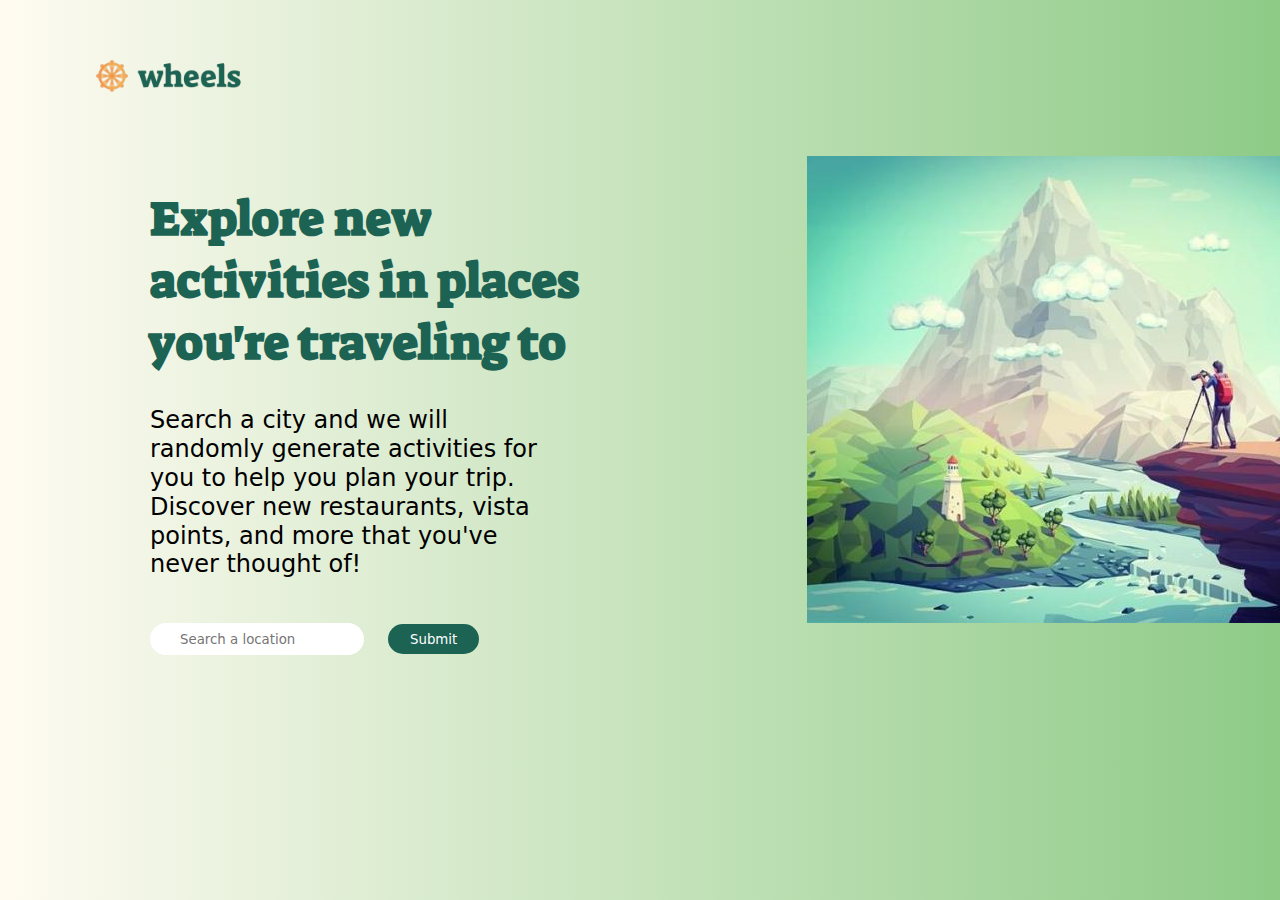
<file: index.html>
<!DOCTYPE html>
<html>
<head>
  <meta charset="UTF-8">
  <meta http-equiv="X-UA-Compatible" content="IE=edge">
  <meta name="viewport" content="width=device-width, initial-scale=1.0">
  <title>Wheels App</title>
  <link href="https://fonts.googleapis.com/css2?family=Suez+One&display=swap" rel="stylesheet">
  <link rel="stylesheet" href="styles.css">
  <script src="https://ajax.googleapis.com/ajax/libs/jquery/3.5.1/jquery.min.js"></script>
  <script src="./js/main.js"></script>
</head>
<body class="gradient">
  <!--
    <h1 id='testHeader'>This is a test</h1>
    <input id="input-box" type="text">
    <button onclick="getDataFromServer()">Change Button</button>
    <h1 id='testHeader2'>This is a test2</h1>
    <input id="input-box2" type="text">
    <button onclick="getDataFromServer2()">Change Button</button>
    -->
  <div class="navbar">
    <a href="index.html"><img src="newlogo.png" alt="Wheels Logo" class="logo"></a>
  </div>
  <div class="content">
    <div class="content-container">
      <h1>Explore new activities in places you're traveling to</h1>
      <p>Search a city and we will randomly generate activities for you to help you plan your trip. Discover new
        restaurants, vista points, and more that you've never thought of!</p>
      <form id="search-form" action="locations.html">
        <input id="location" type="text" required placeholder="Search a location">
        <button onclick="setLocation()" type="submit" id="submit"><a href="locations.html">Submit</a></button>
      </form>
    </div>
    <div class="img-container">
      <img src="attraction.jpg" class="image-view" alt="Beautiful View">
    </div>
  </div>
</body>
</html>
</file>
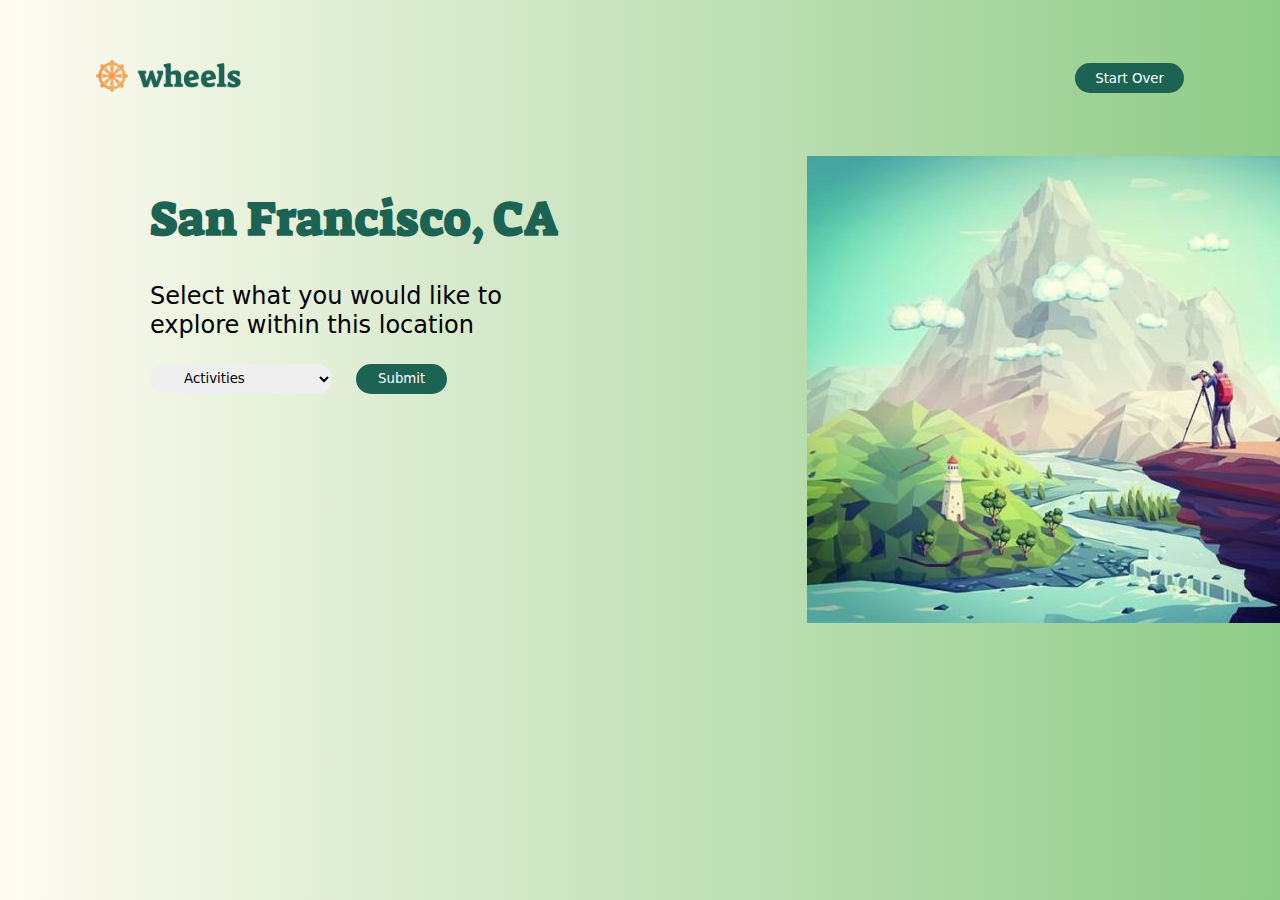
<file: locations.html>
<!DOCTYPE html>
<html>
<head>
  <meta charset="UTF-8">
  <meta http-equiv="X-UA-Compatible" content="IE=edge">
  <meta name="viewport" content="width=device-width, initial-scale=1.0">
  <title>Wheels App</title>
  <link href="https://fonts.googleapis.com/css2?family=Suez+One&display=swap" rel="stylesheet">
  <link rel="stylesheet" href="styles.css">
  <script src="https://ajax.googleapis.com/ajax/libs/jquery/3.5.1/jquery.min.js"></script>
  <script src="./js/main.js"></script>
</head>
<body class="gradient">
  <!--
    <h1 id='testHeader'>This is a test</h1>
    <input id="input-box" type="text">
    <button onclick="getDataFromServer()">Change Button</button>
    <h1 id='testHeader2'>This is a test2</h1>
    <input id="input-box2" type="text">
    <button onclick="getDataFromServer2()">Change Button</button>
    -->
  <div class="navbar">
    <a href="index.html"><img src="newlogo.png" alt="Wheels Logo" class="logo"></a>
    <button type="startover" id="startover"><a href="index.html">Start Over</a></button>
  </div>
  <div class="content">
    <div class="content-container">
      <h1>San Francisco, CA</h1>
      <p>Select what you would like to explore within this location</p>
      <select id="choice" action="">
        <option value="activities">Activities</option>
        <option value="restaurants">Restaurants</option>
        <option value="vistapoints">Vista Points</option>
      </select>
      <button onclick="sendRequest()" type="submit" id="submit">Submit</button>
    </div>
    <div class="img-container">
      <img src="attraction.jpg" class="image-view" alt="Beautiful View">
    </div>
  </div>
</body>
</html>
</file>
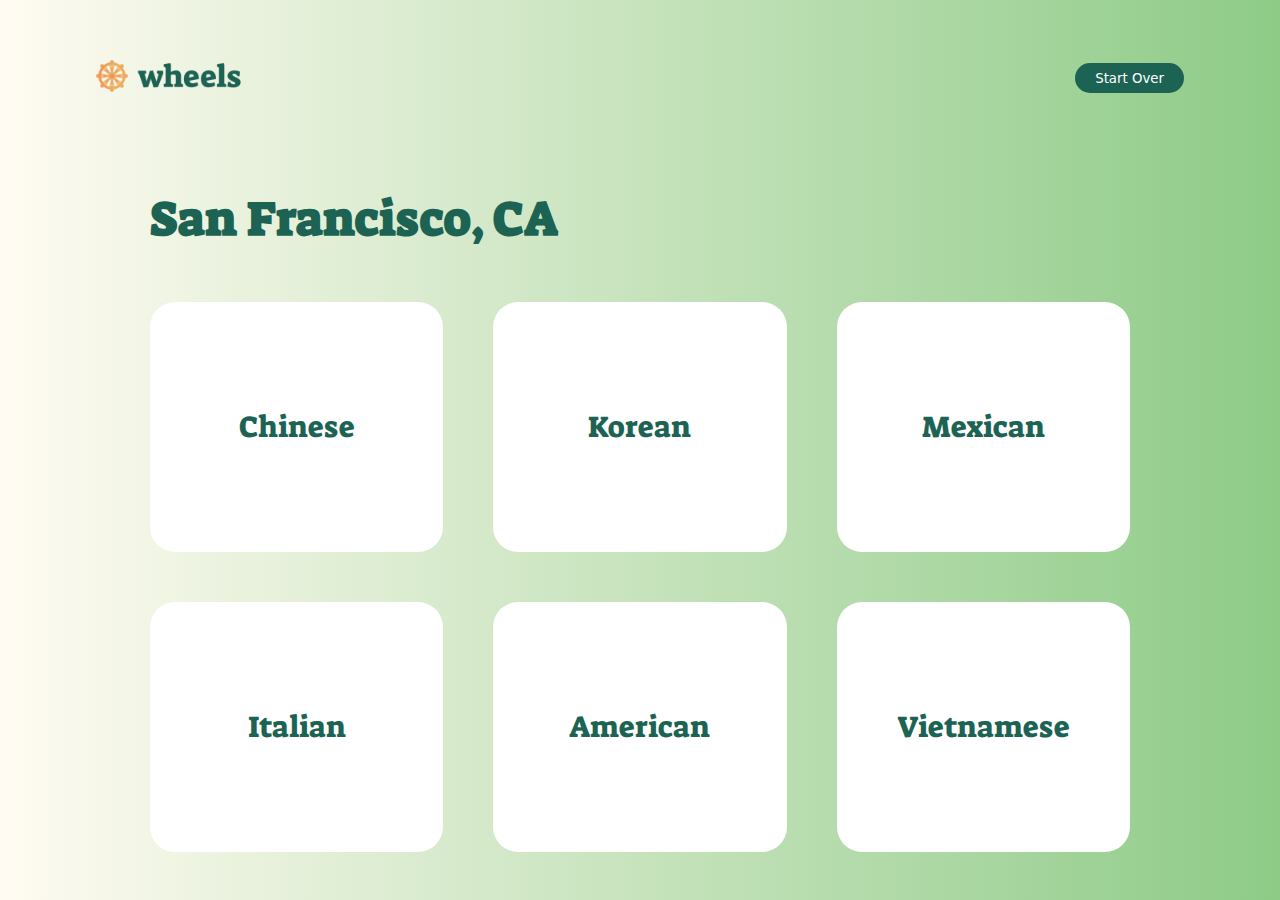
<file: options.html>
<!DOCTYPE html>
<html>
<head>
  <meta charset="UTF-8">
  <meta http-equiv="X-UA-Compatible" content="IE=edge">
  <meta name="viewport" content="width=device-width, initial-scale=1.0">
  <title>Wheels App</title>
  <link href="https://fonts.googleapis.com/css2?family=Suez+One&display=swap" rel="stylesheet">
  <link rel="stylesheet" href="styles.css">
  <script src="https://ajax.googleapis.com/ajax/libs/jquery/3.5.1/jquery.min.js"></script>
  <script src="./js/main.js"></script>
</head>
<body onload="getData()" class="gradient">
  <!--
    <h1 id='testHeader'>This is a test</h1>
    <input id="input-box" type="text">
    <button onclick="getDataFromServer()">Change Button</button>
    <h1 id='testHeader2'>This is a test2</h1>
    <input id="input-box2" type="text">
    <button onclick="getDataFromServer2()">Change Button</button>
    -->
  <div class="navbar">
    <a href="index.html"><img src="newlogo.png" alt="Wheels Logo" class="logo"></a>
    <button type="startover" id="startover"><a href="index.html">Start Over</a></button>
  </div>
  <div class="content">
    <div class="content-container">
      <h1>San Francisco, CA</h1>
    </div>
  </div>
  <div class="grid-container">
    <button onclick="setCategory(this.innerText)" id="0">Chinese</button>
    <button onclick="setCategory(this.innerText)" id="1">Korean</button>
    <button onclick="setCategory(this.innerText)" id="2">Mexican</button>
    <button onclick="setCategory(this.innerText)" id="3">Italian</button>
    <button onclick="setCategory(this.innerText)" id="4">American</button>
    <button onclick="setCategory(this.innerText)" id="5">Vietnamese</button>
  </div>
</body>
</html>
</file>
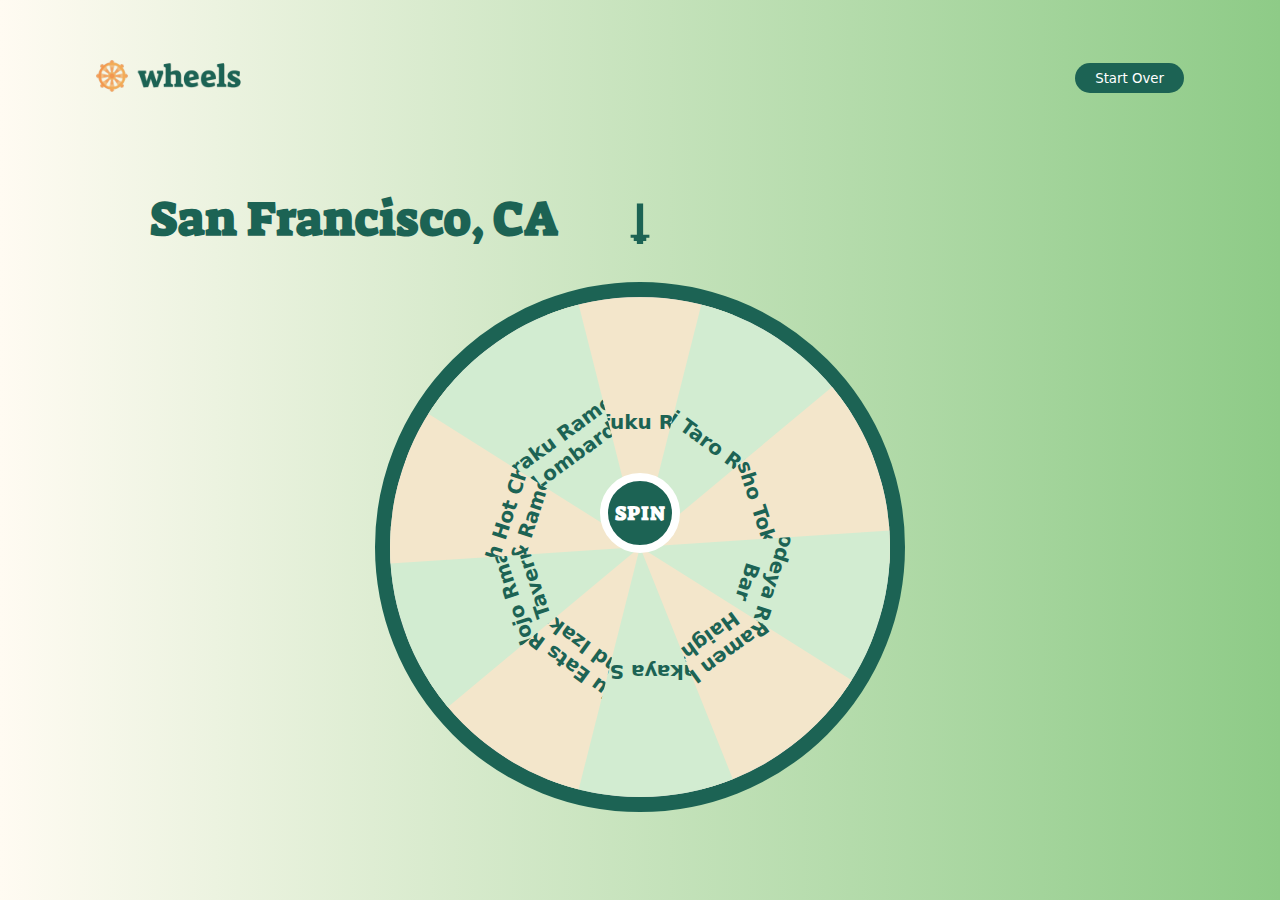
<file: wheel.html>
<!DOCTYPE html>
<html>

<head>
  <meta charset="UTF-8">
  <meta http-equiv="X-UA-Compatible" content="IE=edge">
  <meta name="viewport" content="width=device-width, initial-scale=1.0">
  <title>Wheels App</title>
  <link href="https://fonts.googleapis.com/css2?family=Suez+One&display=swap" rel="stylesheet">
  <link rel="stylesheet" href="styles.css">
  <script src="https://ajax.googleapis.com/ajax/libs/jquery/3.5.1/jquery.min.js"></script>
  <script src="./js/main.js"></script>
</head>

<body onload="putLocationOnPutter()" class="gradient">
  <!--
    <h1 id='testHeader'>This is a test</h1>
    <input id="input-box" type="text">
    <button onclick="getDataFromServer()">Change Button</button>
    <h1 id='testHeader2'>This is a test2</h1>
    <input id="input-box2" type="text">
    <button onclick="getDataFromServer2()">Change Button</button>
    -->
  <div class="navbar">
    <a href="index.html"><img src="newlogo.png" alt="Wheels Logo" class="logo"></a>
    <button onclick="returnHome()" type="startover" id="startover">Start Over</button>
  </div>

  <div class="content">
    <div class="content-container">
      <h1 id="locationPutter">San Francisco, CA</h1>
    </div>
  </div>

  <div class="wheel">
    <button id="spin">Spin</button>
    <span class="arrow"></span>
  <div class="wheel-container">
    <div class="one">Marufuku Ramen</div>
    <div class="two">Ushi Taro Ramen</div>
    <div class="three">Mensho Tokyo SF</div>
    <div class="four">Hinodeya Ramen Bar</div>
    <div class="five">Iza Ramen Lower Haight</div>
    <div class="six">Izakaya Sozai</div>
    <div class="seven">Kaiju Eats Ramen and Izakaya</div>
    <div class="eight">Nojo Rmane Tavern</div>
    <div class="nine">Nash Hot Chicken & Ramen</div>
    <div class="ten">Torraku Ramen - Lombard</div>
  </div>
    <script src="spin.js"></script>
  </div>

</body>

</html>
</file>
<file: styles.css>
html,body {
    width: 100%;
    height: 100%;
    margin: 0px;
    padding: 0px;
    overflow-x: hidden; 
}

.gradient {
    width: 100vw;
    height: 100vh;
    overflow: none;
    background-image: linear-gradient(to right, #FFFBF2, #8ECB87);
    background-size: cover;
    background-position: center;
}

.navbar {
    width: 85%;
    margin: auto;
    padding: 60px 0px;
    display: flex;
    align-items: center;
    justify-content: space-between;
}

.logo {
    width: 40%;
    cursor: pointer;
}

.content {
    display: grid;
    grid-template-columns: 1fr 1fr;
    width: 100%;
    padding-left: 150px;
}

.content-container {
    width: 100%;
}

.content-container h1 {
    color: #1C6354;
    font-size: 3rem;
    font-family: 'Suez One', serif;
    padding-right: 100px;
}

.content-container p {
    font-size: 1.5rem;
    font-family: system-ui;
    padding-right: 200px;
    line-height: 1.2;
}

/* .content-container form { 
    
} */

#location {
    border-radius: 25px;
    border: none;
    width: 30%;
    height: 30px;
    padding-left: 30px;
    font-family: system-ui;
    margin-top: 20px;
}

#submit { 
    border-radius: 25px;
    border: none;
    width: 15%;
    height: 30px;
    color: white;
    background-color: #1C6354;
    margin-left: 20px;
    cursor: pointer;
    font-family: system-ui;
}

#submit a {
    text-decoration: none;
    color: white;
} 
#submit:hover {
    background-color: #369E89;
}

.img-container {
    padding-left: 50px;
}

#choice {
    border-radius: 25px;
    border: none;
    width: 30%;
    height: 30px;
    padding-left: 30px;
    font-family: system-ui;
}

#startover {
    border-radius: 25px;
    border: none;
    width: 10%;
    height: 30px;
    color: white;
    background-color: #1C6354;
    font-family: system-ui;
}

#startover a {
    text-decoration: none;
    color: white;
}

#startover a:hover {
    color:#369E89;
}

.grid-container {
    display: grid;
    grid-template-columns: 1fr 1fr 1fr;
    grid-auto-rows: 250px;
    column-gap: 50px;
    row-gap: 50px;
    padding: 20px 150px;
}


.grid-container button {
    border: none;
    border-radius: 25px;
    color: #1C6354;
    background-color: white;
    font-family: 'Suez One', serif;
    font-size: 30px;
}

.grid-container button a {
    text-decoration: none;
    color: #1C6354;
}

.grid-container button a:hover {
    color:#369E89;
}

.wheel {
    margin: 0;
    padding: 0;
    display: flex;
    align-items: center;
    justify-content: center;
    /*height: 100vh;*/
    overflow: hidden;
}

.wheel-container {
    width: 500px;
    height: 500px;
    background-color: #ccc;
    border-radius: 50%;
    border: 15px solid #1C6354;
    position: relative;
    overflow: hidden;
    transition: 5s;
}

.wheel-container div {
    height: 50%;
    width: 200px;
    position: absolute;
    clip-path: polygon(100% 0, 50% 100%, 0 0);
    transform: translateX(-50%);
    transform-origin: bottom;
    text-align: center;
    display: flex;
    align-items: center;
    justify-content: center;
    font-size: 20px;
    font-weight: bold;
    font-family: system-ui;
    color: #1C6354;
    left: 150px;
}

.wheel-container .one {
    background-color: #F3E6CB;
    left: 50%;
}

.wheel-container .two {
    background-color: #d2ecd1;
    transform: rotate(36deg);
}

.wheel-container .three {
    background-color: #F3E6CB;
    transform: rotate(72deg);
}

.wheel-container .four {
    background-color: #d2ecd1;
    transform: rotate(108deg);
}

.wheel-container .five {
    background-color: #F3E6CB;
    transform: rotate(144deg);
}

.wheel-container .six {
    background-color: #d2ecd1;
    transform: rotate(180deg);
}

.wheel-container .seven {
    background-color: #F3E6CB;
    transform: rotate(216deg);
}

.wheel-container .eight {
    background-color: #d2ecd1;
    transform: rotate(252deg);
}

.wheel-container .nine {
    background-color: #F3E6CB;
    transform: rotate(288deg);
}

.wheel-container .ten {
    background-color: #d2ecd1;
    transform: rotate(324deg);
}

.arrow {
    position: fixed;
    top: 22%;
    left: 50%;
    transform: translateX(-50%);
    color: #1C6354;
}

.arrow::before {
    content: '\1F817';
    font-size: 50px;
}

#spin {
    position: absolute;
    top: 57%;
    left: 50%;
    transform: translate(-50%, -50%);
    z-index: 10;
    background-color: #1C6354;
    text-transform: uppercase;
    border: 8px solid #fff;
    font-weight: bold;
    font-size: 20px;
    font-family: 'Suez One', serif;
    color: #fff;
    width: 80px;
    height: 80px;
    /* font-family: */
    border-radius: 50%;
    cursor: pointer;
    outline: none;
    letter-spacing: 1px;
}
</file>
